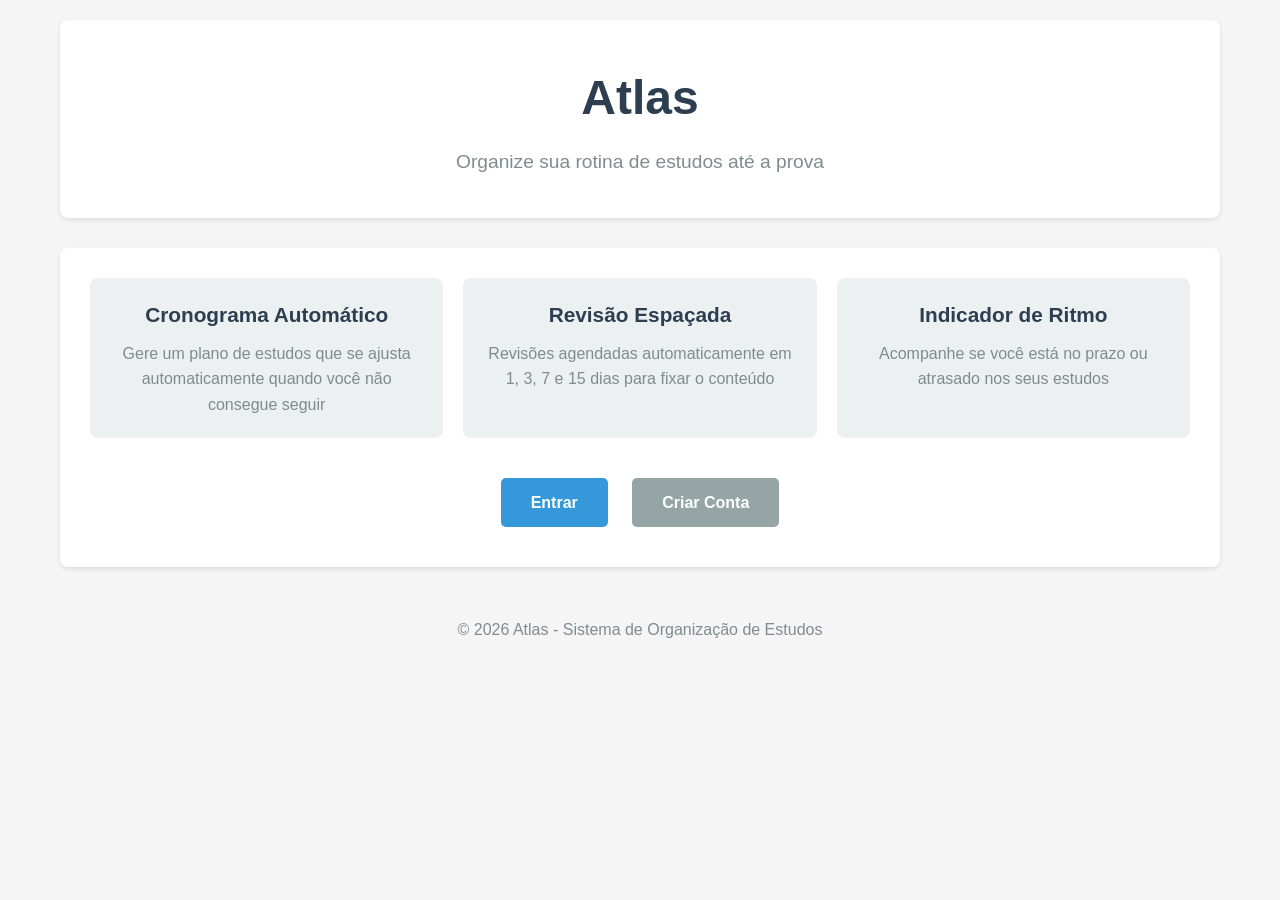
<file: index.html>
<!DOCTYPE html>
<html lang="pt-BR">
<head>
    <meta charset="UTF-8">
    <meta name="viewport" content="width=device-width, initial-scale=1.0">
    <title>Atlas - Organize seus estudos</title>
    <link rel="stylesheet" href="styles.css">
</head>
<body>
    <div class="container">
        <header class="hero">
            <h1>Atlas</h1>
            <p class="subtitle">Organize sua rotina de estudos até a prova</p>
        </header>

        <main class="main-content">
            <section class="features">
                <div class="feature">
                    <h2>Cronograma Automático</h2>
                    <p>Gere um plano de estudos que se ajusta automaticamente quando você não consegue seguir</p>
                </div>
                <div class="feature">
                    <h2>Revisão Espaçada</h2>
                    <p>Revisões agendadas automaticamente em 1, 3, 7 e 15 dias para fixar o conteúdo</p>
                </div>
                <div class="feature">
                    <h2>Indicador de Ritmo</h2>
                    <p>Acompanhe se você está no prazo ou atrasado nos seus estudos</p>
                </div>
            </section>

            <section class="cta">
                <a href="login/index.html" class="btn btn-primary">Entrar</a>
                <a href="signup/index.html" class="btn btn-secondary">Criar Conta</a>
            </section>
        </main>

        <footer>
            <p>&copy; 2026 Atlas - Sistema de Organização de Estudos</p>
        </footer>
    </div>
</body>
</html>
</file>
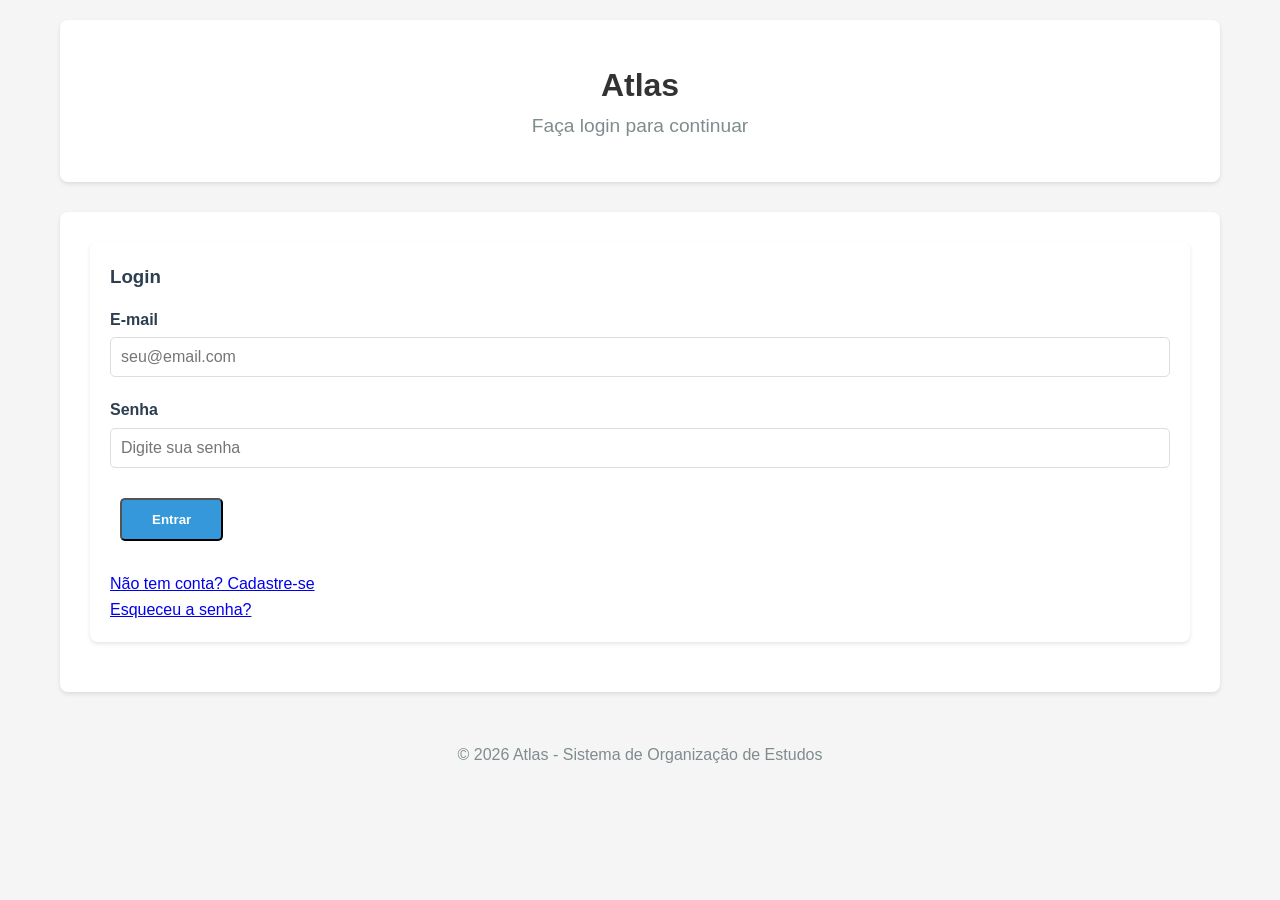
<file: login/index.html>
<!DOCTYPE html>
<html lang="pt-BR">
<head>
    <meta charset="UTF-8">
    <meta name="viewport" content="width=device-width, initial-scale=1.0">
    <title>Atlas - Login</title>
    <link rel="stylesheet" href="../styles.css">
</head>
<body>
    <div class="container">
        <header>
            <h1>Atlas</h1>
            <p class="subtitle">Faça login para continuar</p>
        </header>

        <main class="main-content">
            <div class="card">
                <h3>Login</h3>
                <form action="../dashboard/index.html" method="POST">
                    <div class="form-group">
                        <label for="email">E-mail</label>
                        <input type="email" id="email" name="email" required placeholder="seu@email.com">
                    </div>

                    <div class="form-group">
                        <label for="password">Senha</label>
                        <input type="password" id="password" name="password" required placeholder="Digite sua senha">
                    </div>

                    <button type="submit" class="btn btn-primary">Entrar</button>
                </form>

                <p style="margin-top: 20px;">
                    <a href="../signup/index.html">Não tem conta? Cadastre-se</a>
                </p>
                <p>
                    <a href="../index.html">Esqueceu a senha?</a>
                </p>
            </div>
        </main>

        <footer>
            <p>&copy; 2026 Atlas - Sistema de Organização de Estudos</p>
        </footer>
    </div>
</body>
</html>
</file>
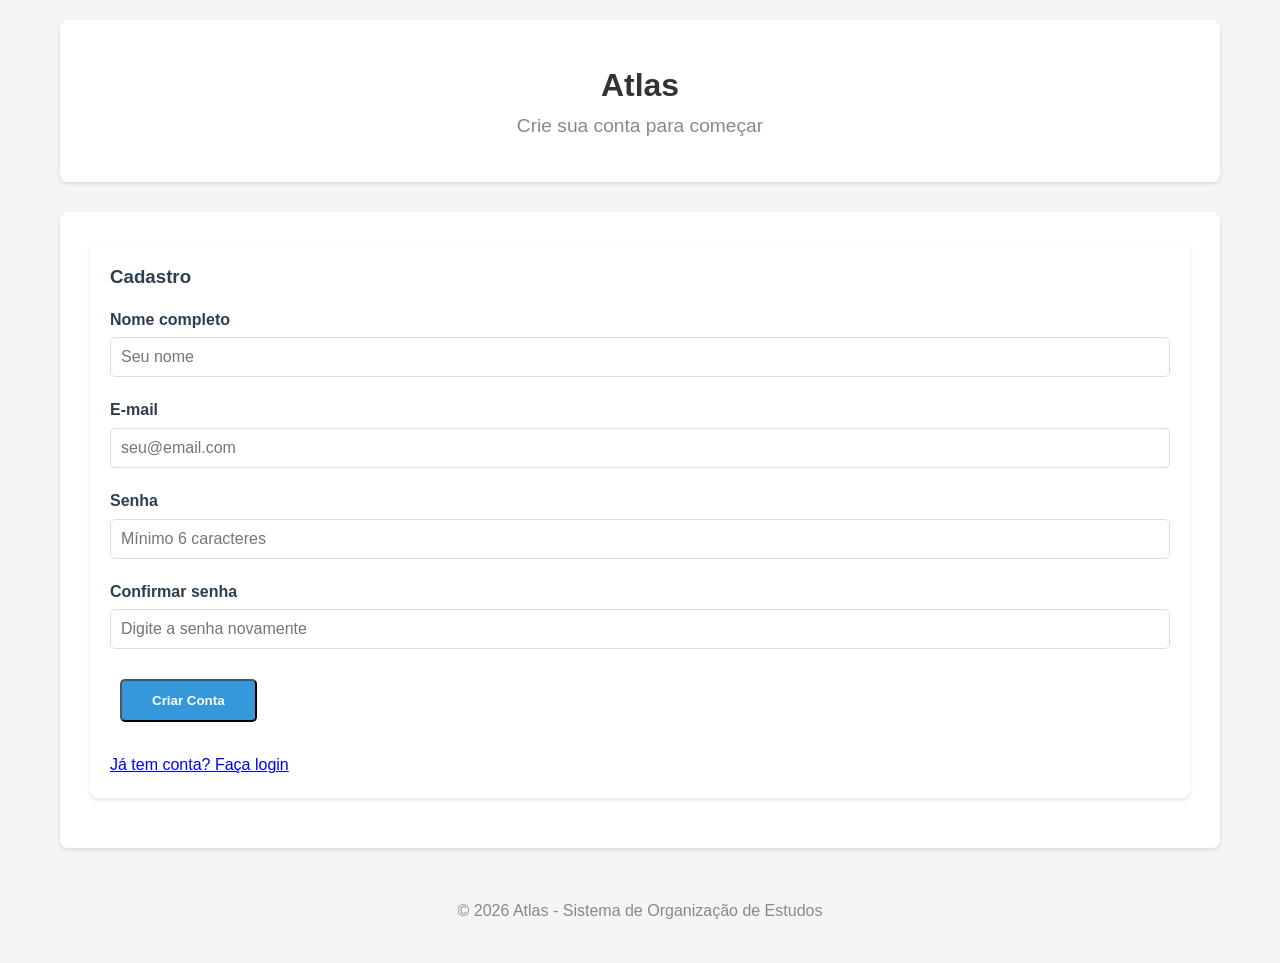
<file: signup/index.html>
<!DOCTYPE html>
<html lang="pt-BR">
<head>
    <meta charset="UTF-8">
    <meta name="viewport" content="width=device-width, initial-scale=1.0">
    <title>Atlas - Cadastro</title>
    <link rel="stylesheet" href="../styles.css">
</head>
<body>
    <div class="container">
        <header>
            <h1>Atlas</h1>
            <p class="subtitle">Crie sua conta para começar</p>
        </header>

        <main class="main-content">
            <div class="card">
                <h3>Cadastro</h3>
                <form action="../dashboard/index.html" method="POST">
                    <div class="form-group">
                        <label for="name">Nome completo</label>
                        <input type="text" id="name" name="name" required placeholder="Seu nome">
                    </div>

                    <div class="form-group">
                        <label for="email">E-mail</label>
                        <input type="email" id="email" name="email" required placeholder="seu@email.com">
                    </div>

                    <div class="form-group">
                        <label for="password">Senha</label>
                        <input type="password" id="password" name="password" required placeholder="Mínimo 6 caracteres">
                    </div>

                    <div class="form-group">
                        <label for="confirm-password">Confirmar senha</label>
                        <input type="password" id="confirm-password" name="confirm-password" required placeholder="Digite a senha novamente">
                    </div>

                    <button type="submit" class="btn btn-primary">Criar Conta</button>
                </form>

                <p style="margin-top: 20px;">
                    <a href="../login/index.html">Já tem conta? Faça login</a>
                </p>
            </div>
        </main>

        <footer>
            <p>&copy; 2026 Atlas - Sistema de Organização de Estudos</p>
        </footer>
    </div>
</body>
</html>
</file>
<file: styles.css>
* {
    margin: 0;
    padding: 0;
    box-sizing: border-box;
}

body {
    font-family: Arial, sans-serif;
    line-height: 1.6;
    color: #333;
    background-color: #f5f5f5;
}

.container {
    max-width: 1200px;
    margin: 0 auto;
    padding: 20px;
}

header {
    text-align: center;
    padding: 40px 20px;
    background-color: #fff;
    margin-bottom: 30px;
    border-radius: 8px;
    box-shadow: 0 2px 4px rgba(0,0,0,0.1);
}

.hero h1 {
    font-size: 3em;
    color: #2c3e50;
    margin-bottom: 10px;
}

.subtitle {
    font-size: 1.2em;
    color: #7f8c8d;
}

.main-content {
    background-color: #fff;
    padding: 30px;
    border-radius: 8px;
    box-shadow: 0 2px 4px rgba(0,0,0,0.1);
}

.features {
    display: grid;
    grid-template-columns: repeat(auto-fit, minmax(250px, 1fr));
    gap: 20px;
    margin-bottom: 30px;
}

.feature {
    padding: 20px;
    background-color: #ecf0f1;
    border-radius: 8px;
    text-align: center;
}

.feature h2 {
    color: #2c3e50;
    margin-bottom: 10px;
    font-size: 1.3em;
}

.feature p {
    color: #7f8c8d;
}

.cta {
    text-align: center;
    margin-top: 30px;
}

.btn {
    display: inline-block;
    padding: 12px 30px;
    margin: 10px;
    text-decoration: none;
    border-radius: 5px;
    font-weight: bold;
    transition: background-color 0.3s;
}

.btn-primary {
    background-color: #3498db;
    color: #fff;
}

.btn-primary:hover {
    background-color: #2980b9;
}

.btn-secondary {
    background-color: #95a5a6;
    color: #fff;
}

.btn-secondary:hover {
    background-color: #7f8c8d;
}

.btn-success {
    background-color: #27ae60;
    color: #fff;
}

.btn-success:hover {
    background-color: #229954;
}

.btn-danger {
    background-color: #e74c3c;
    color: #fff;
}

.btn-danger:hover {
    background-color: #c0392b;
}

footer {
    text-align: center;
    padding: 20px;
    margin-top: 30px;
    color: #7f8c8d;
}

/* Form styles */
.form-group {
    margin-bottom: 20px;
}

.form-group label {
    display: block;
    margin-bottom: 5px;
    font-weight: bold;
    color: #2c3e50;
}

.form-group input,
.form-group select,
.form-group textarea {
    width: 100%;
    padding: 10px;
    border: 1px solid #ddd;
    border-radius: 5px;
    font-size: 1em;
}

.form-group input:focus,
.form-group select:focus,
.form-group textarea:focus {
    outline: none;
    border-color: #3498db;
}

/* Table styles */
table {
    width: 100%;
    border-collapse: collapse;
    margin: 20px 0;
}

table th,
table td {
    padding: 12px;
    text-align: left;
    border-bottom: 1px solid #ddd;
}

table th {
    background-color: #ecf0f1;
    font-weight: bold;
    color: #2c3e50;
}

table tr:hover {
    background-color: #f9f9f9;
}

/* Card styles */
.card {
    background-color: #fff;
    padding: 20px;
    border-radius: 8px;
    box-shadow: 0 2px 4px rgba(0,0,0,0.1);
    margin-bottom: 20px;
}

.card h3 {
    color: #2c3e50;
    margin-bottom: 15px;
}

/* Status indicators */
.status {
    display: inline-block;
    padding: 5px 10px;
    border-radius: 15px;
    font-size: 0.9em;
    font-weight: bold;
}

.status-on-time {
    background-color: #d5f5e3;
    color: #27ae60;
}

.status-late {
    background-color: #fadbd8;
    color: #e74c3c;
}

/* Navigation */
nav {
    background-color: #2c3e50;
    padding: 15px 0;
    margin-bottom: 20px;
}

nav ul {
    list-style: none;
    display: flex;
    justify-content: center;
    gap: 20px;
}

nav a {
    color: #fff;
    text-decoration: none;
    padding: 10px 20px;
    border-radius: 5px;
    transition: background-color 0.3s;
}

nav a:hover {
    background-color: #34495e;
}

/* Responsive */
@media (max-width: 768px) {
    .hero h1 {
        font-size: 2em;
    }

    .features {
        grid-template-columns: 1fr;
    }

    nav ul {
        flex-direction: column;
        align-items: center;
    }
}
</file>
